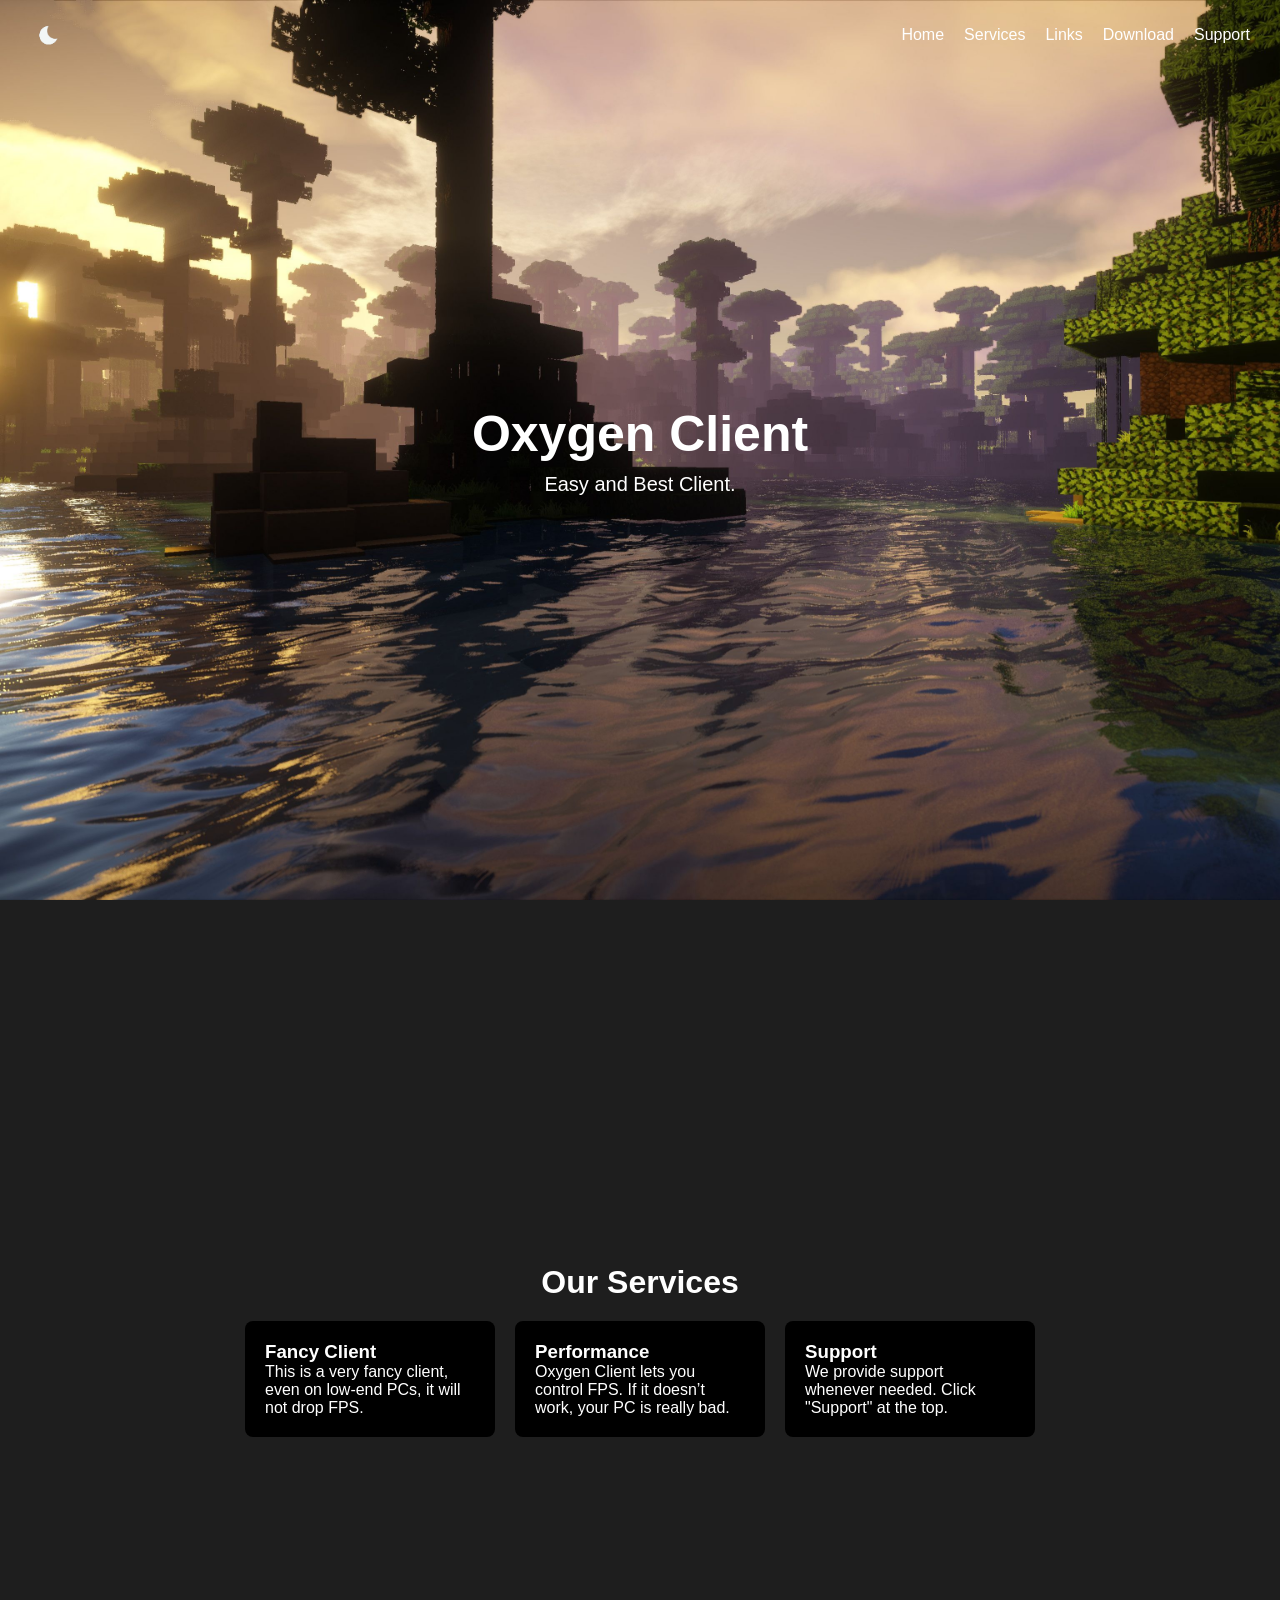
<file: index.html>
<!DOCTYPE html>
<html lang="en">
<head>
    <meta charset="UTF-8">
    <meta name="viewport" content="width=device-width, initial-scale=1.0">
    <title>Oxygen U</title>
    <link rel="stylesheet" href="styles.css">
</head>
<body>

    <!-- Navigation Bar -->
    <div class="navbar">
        <img src="icon.png" alt="Oxygen U Logo">
        <ul>
            <li><a href="#home">Home</a></li>
            <li><a href="#services">Services</a></li>
            <li><a href="links.html">Links</a></li>
            <li><a href="download.html">Download</a></li>
            <li><a href="support.html">Support</a></li>
        </ul>
    </div>

    <!-- Hero Section -->
    <div id="home" class="hero">
        <h1>Oxygen Client</h1>
        <p>Easy and Best Client.</p>
    </div>

    <!-- Services Section -->
    <div id="services" class="services">
        <h2>Our Services</h2>
        <div class="services-container">
            <div class="service-card">
                <h3>Fancy Client</h3>
                <p>This is a very fancy client, even on low-end PCs, it will not drop FPS.</p>
            </div>
            <div class="service-card">
                <h3>Performance</h3>
                <p>Oxygen Client lets you control FPS. If it doesn’t work, your PC is really bad.</p>
            </div>
            <div class="service-card">
                <h3>Support</h3>
                <p>We provide support whenever needed. Click "Support" at the top.</p>
            </div>
        </div>
    </div>

</body>
</html>
</file>
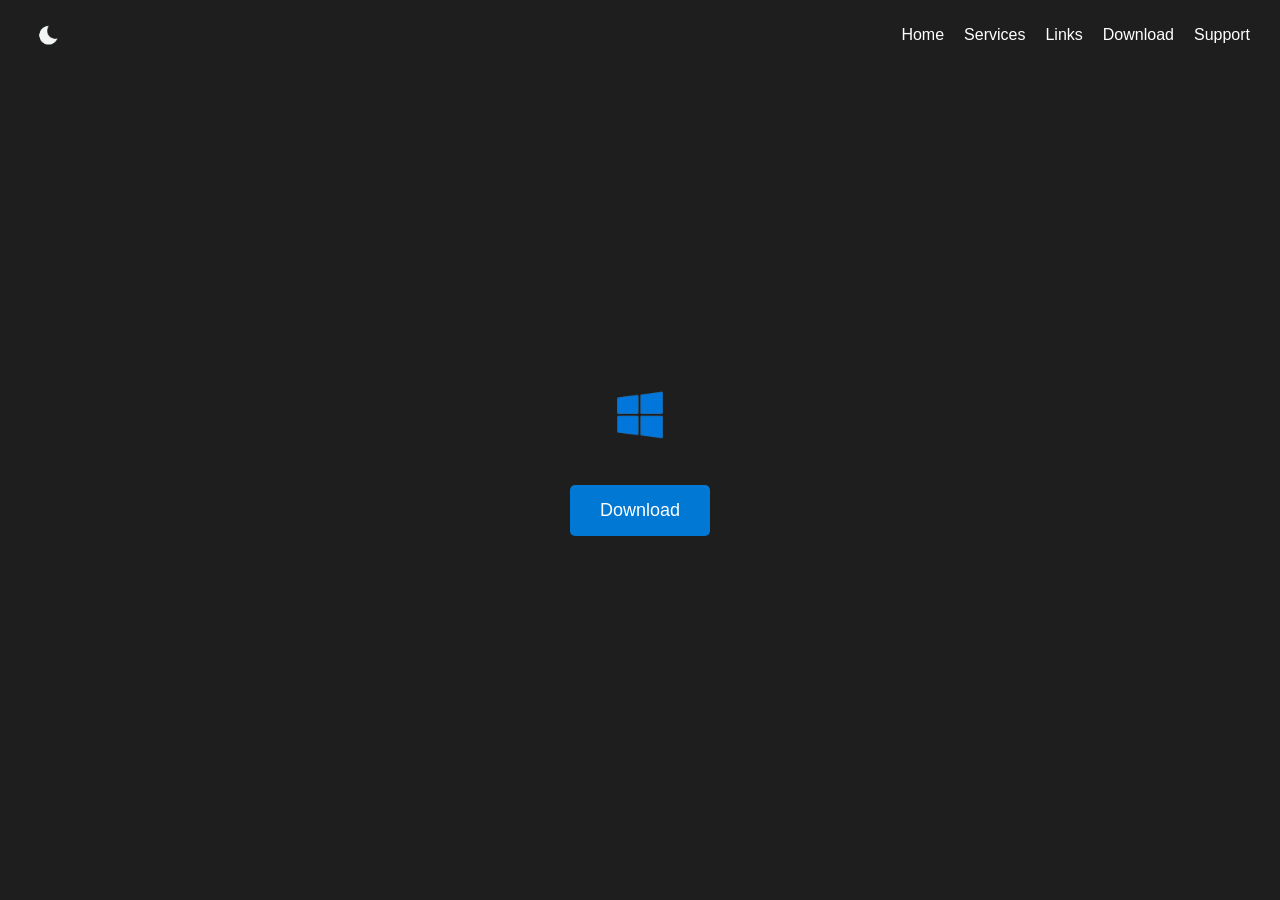
<file: download.html>
<!DOCTYPE html>
<html lang="en">
<head>
    <meta charset="UTF-8">
    <meta name="viewport" content="width=device-width, initial-scale=1.0">
    <title>Download Oxygen U</title>
    <link rel="stylesheet" href="download.css">
</head>
<body>

    <!-- Navigation Bar -->
    <div class="navbar">
        <img src="icon.png" alt="Oxygen U Logo">
        <ul>
            <li><a href="index.html">Home</a></li>
            <li><a href="services.html">Services</a></li>
            <li><a href="links.html">Links</a></li>
            <li><a href="download.html">Download</a></li>
            <li><a href="support.html">Support</a></li>
        </ul>
    </div>

    <!-- Download Section -->
    <div class="download-container">
        <img src="windows.png" alt="Windows Logo" class="windows-logo">
        <a href="OxygenUInstaller.exe" download class="download-btn">Download</a>
    </div>

</body>
</html>
</file>
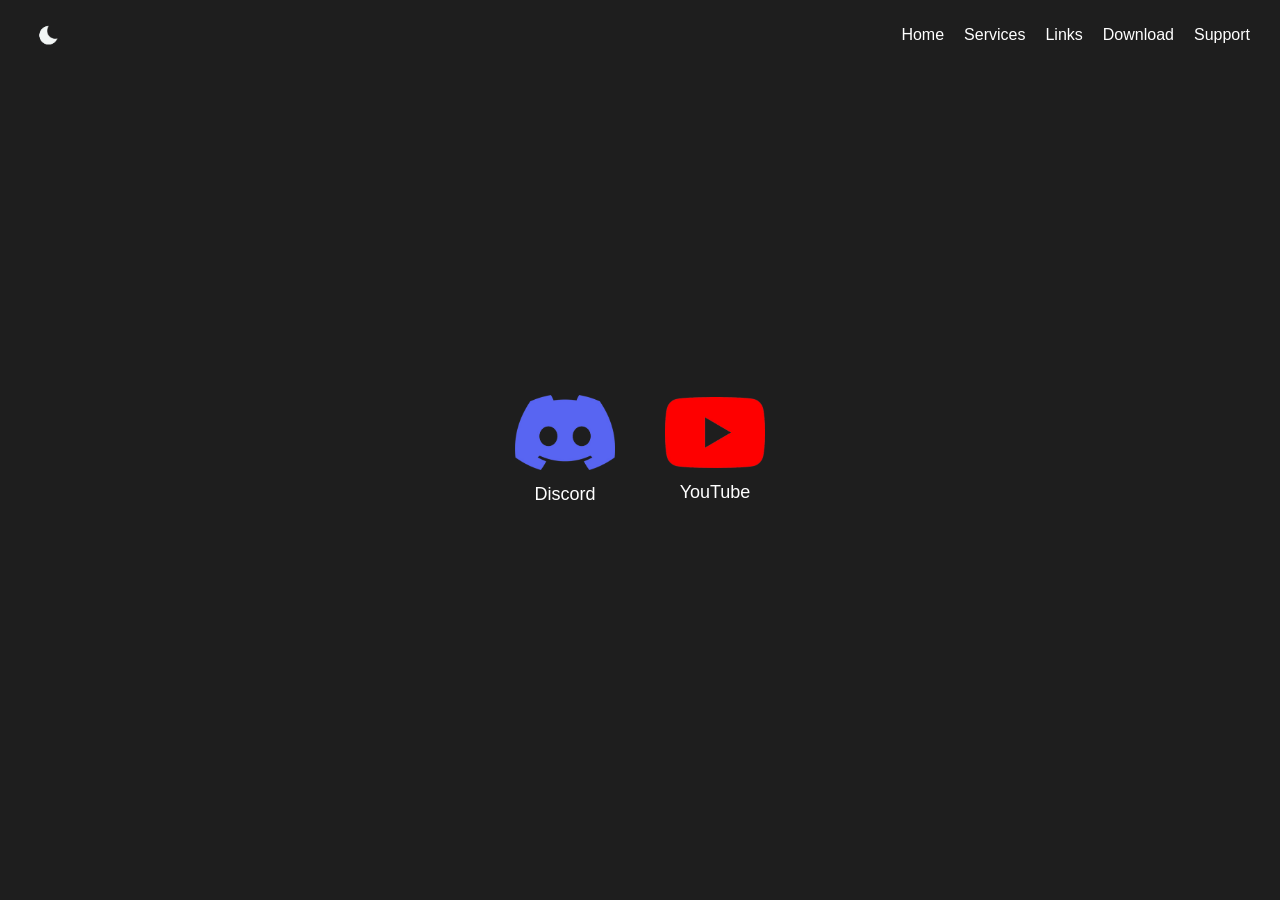
<file: links.html>
<!DOCTYPE html>
<html lang="en">
<head>
    <meta charset="UTF-8">
    <meta name="viewport" content="width=device-width, initial-scale=1.0">
    <title>Oxygen U - Links</title>
    <link rel="stylesheet" href="links.css">
</head>
<body>

    <!-- Navigation Bar -->
    <div class="navbar">
        <img src="icon.png" alt="Oxygen U Logo">
        <ul>
            <li><a href="index.html" onclick="pageTransition(event)">Home</a></li>
            <li><a href="services.html" onclick="pageTransition(event)">Services</a></li>
            <li><a href="links.html" onclick="pageTransition(event)">Links</a></li>
            <li><a href="download.html" onclick="pageTransition(event)">Download</a></li>
            <li><a href="support.html" onclick="pageTransition(event)">Support</a></li>
        </ul>
    </div>

    <!-- Links Section -->
    <div class="links-container">
        <div class="link-card">
            <a href="https://discord.gg/YOUR_INVITE" target="_blank">
                <img src="discord.png" alt="Discord Logo">
            </a>
            <p>Discord</p>
        </div>

        <div class="link-card">
            <a href="https://www.youtube.com/YOUR_CHANNEL" target="_blank">
                <img src="youtube.png" alt="YouTube Logo">
            </a>
            <p>YouTube</p>
        </div>
    </div>

    <script src="script.js"></script>
</body>
</html>
</file>
<file: styles.css>
* {
    margin: 0;
    padding: 0;
    box-sizing: border-box;
}

body {
    font-family: Arial, sans-serif;
    color: white;
    background-color: #1e1e1e;
}

/* Smooth Scrolling */
html {
    scroll-behavior: smooth;
}

/* Hero Section */
.hero {
    height: 100vh;
    background: url('background.png') no-repeat center center fixed;
    background-size: cover;
    display: flex;
    flex-direction: column;
    align-items: center;
    justify-content: center;
    text-align: center;
    padding: 20px;
}

/* Centered Text */
.hero h1 {
    font-size: 50px;
    margin-bottom: 10px;
}

.hero p {
    font-size: 20px;
}

/* Navigation Bar */
.navbar {
    position: fixed;
    top: 0;
    left: 0;
    width: 100%;
    display: flex;
    align-items: center;
    justify-content: space-between;
    padding: 15px 30px;
    z-index: 1000;
}

.navbar img {
    height: 40px;
}

.navbar ul {
    list-style: none;
    display: flex;
    gap: 20px;
}

.navbar a {
    text-decoration: none;
    color: white;
    font-size: 16px;
    transition: opacity 0.3s;
}

.navbar a:hover {
    opacity: 0.7;
}

/* Services Section */
.services {
    min-height: 100vh;
    background: rgb(30, 30, 30);
    display: flex;
    align-items: center;
    justify-content: center;
    flex-direction: column;
    padding: 50px 20px;
}

.services h2 {
    font-size: 32px;
    margin-bottom: 20px;
}

.services-container {
    display: flex;
    gap: 20px;
    flex-wrap: wrap;
    justify-content: center;
}

/* Service Card Hover Effect */
.service-card {
    background: black;
    padding: 20px;
    border-radius: 8px;
    width: 250px;
    text-align: left;
    transition: transform 0.3s ease-in-out;
}

.service-card:hover {
    transform: translateY(-10px);
}
</file>
<file: download.css>
* {
    margin: 0;
    padding: 0;
    box-sizing: border-box;
}

body {
    font-family: Arial, sans-serif;
    color: white;
    text-align: center;
    background-color: #1e1e1e;
}

/* Navigation Bar */
.navbar {
    position: fixed;
    top: 0;
    left: 0;
    width: 100%;
    display: flex;
    align-items: center;
    justify-content: space-between;
    padding: 15px 30px;
    z-index: 1000;
    background: transparent;
}

.navbar img {
    height: 40px;
}

.navbar ul {
    list-style: none;
    display: flex;
    gap: 20px;
}

.navbar a {
    text-decoration: none;
    color: white;
    font-size: 16px;
    transition: opacity 0.3s;
}

.navbar a:hover {
    opacity: 0.7;
}

/* Download Section */
.download-container {
    height: 100vh;
    display: flex;
    flex-direction: column;
    align-items: center;
    justify-content: center;
}

.windows-logo {
    width: 100px;
    margin-bottom: 20px;
}

.download-btn {
    background-color: #0078D4;
    color: white;
    padding: 15px 30px;
    text-decoration: none;
    font-size: 18px;
    border-radius: 5px;
    transition: 0.3s;
}

.download-btn:hover {
    background-color: #005A9E;
}
</file>
<file: links.css>
* {
    margin: 0;
    padding: 0;
    box-sizing: border-box;
}

body {
    font-family: Arial, sans-serif;
    color: white;
    text-align: center;
    background-color: #1e1e1e;
}

/* Navigation Bar */
.navbar {
    position: fixed;
    top: 0;
    left: 0;
    width: 100%;
    display: flex;
    align-items: center;
    justify-content: space-between;
    padding: 15px 30px;
    z-index: 1000;
    background: transparent;
}

.navbar img {
    height: 40px;
}

.navbar ul {
    list-style: none;
    display: flex;
    gap: 20px;
}

.navbar a {
    text-decoration: none;
    color: white;
    font-size: 16px;
    transition: opacity 0.3s;
}

.navbar a:hover {
    opacity: 0.7;
}

/* Links Section */
.links-container {
    height: 100vh;
    display: flex;
    align-items: center;
    justify-content: center;
    gap: 50px;
}

.link-card {
    display: flex;
    flex-direction: column;
    align-items: center;
}

.link-card img {
    width: 100px;
    height: auto;
    transition: transform 0.3s;
}

.link-card img:hover {
    transform: scale(1.1);
}

.link-card p {
    font-size: 18px;
    margin-top: 10px;
    color: #fff;
}
</file>
